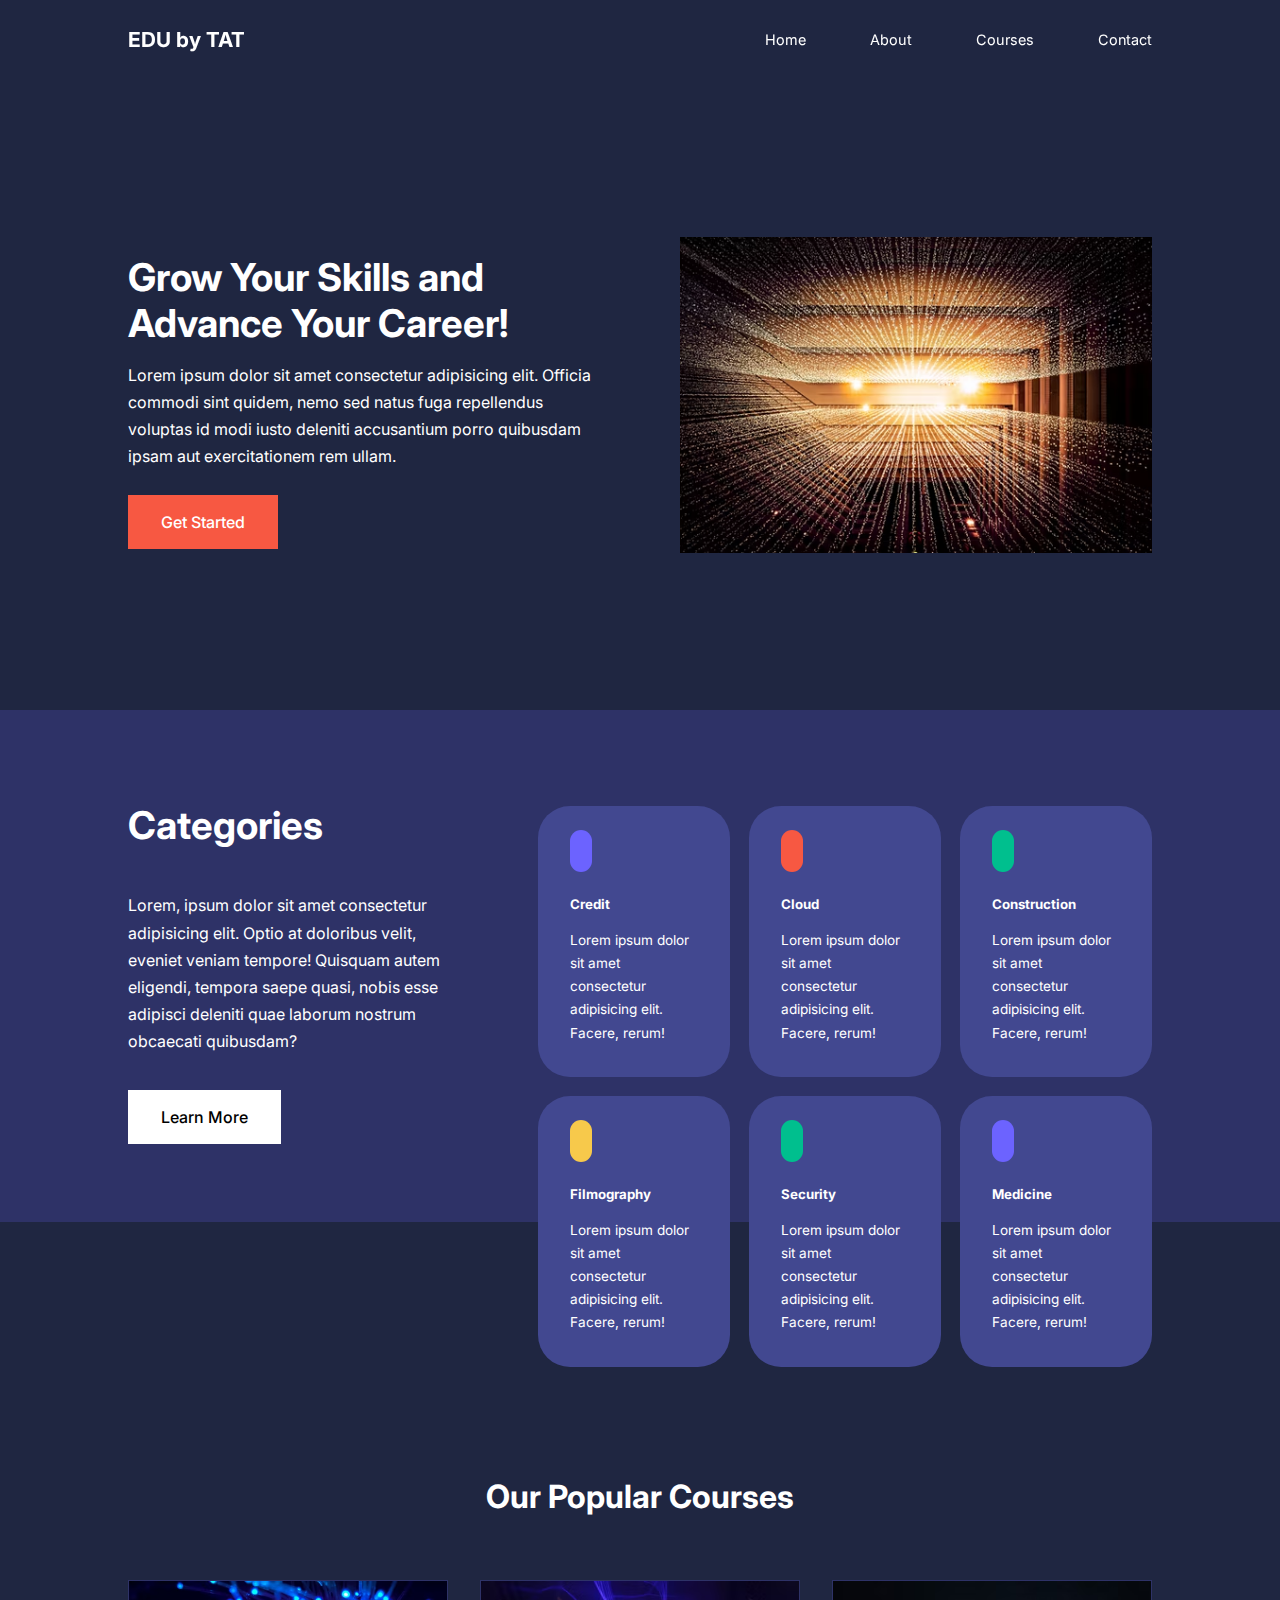
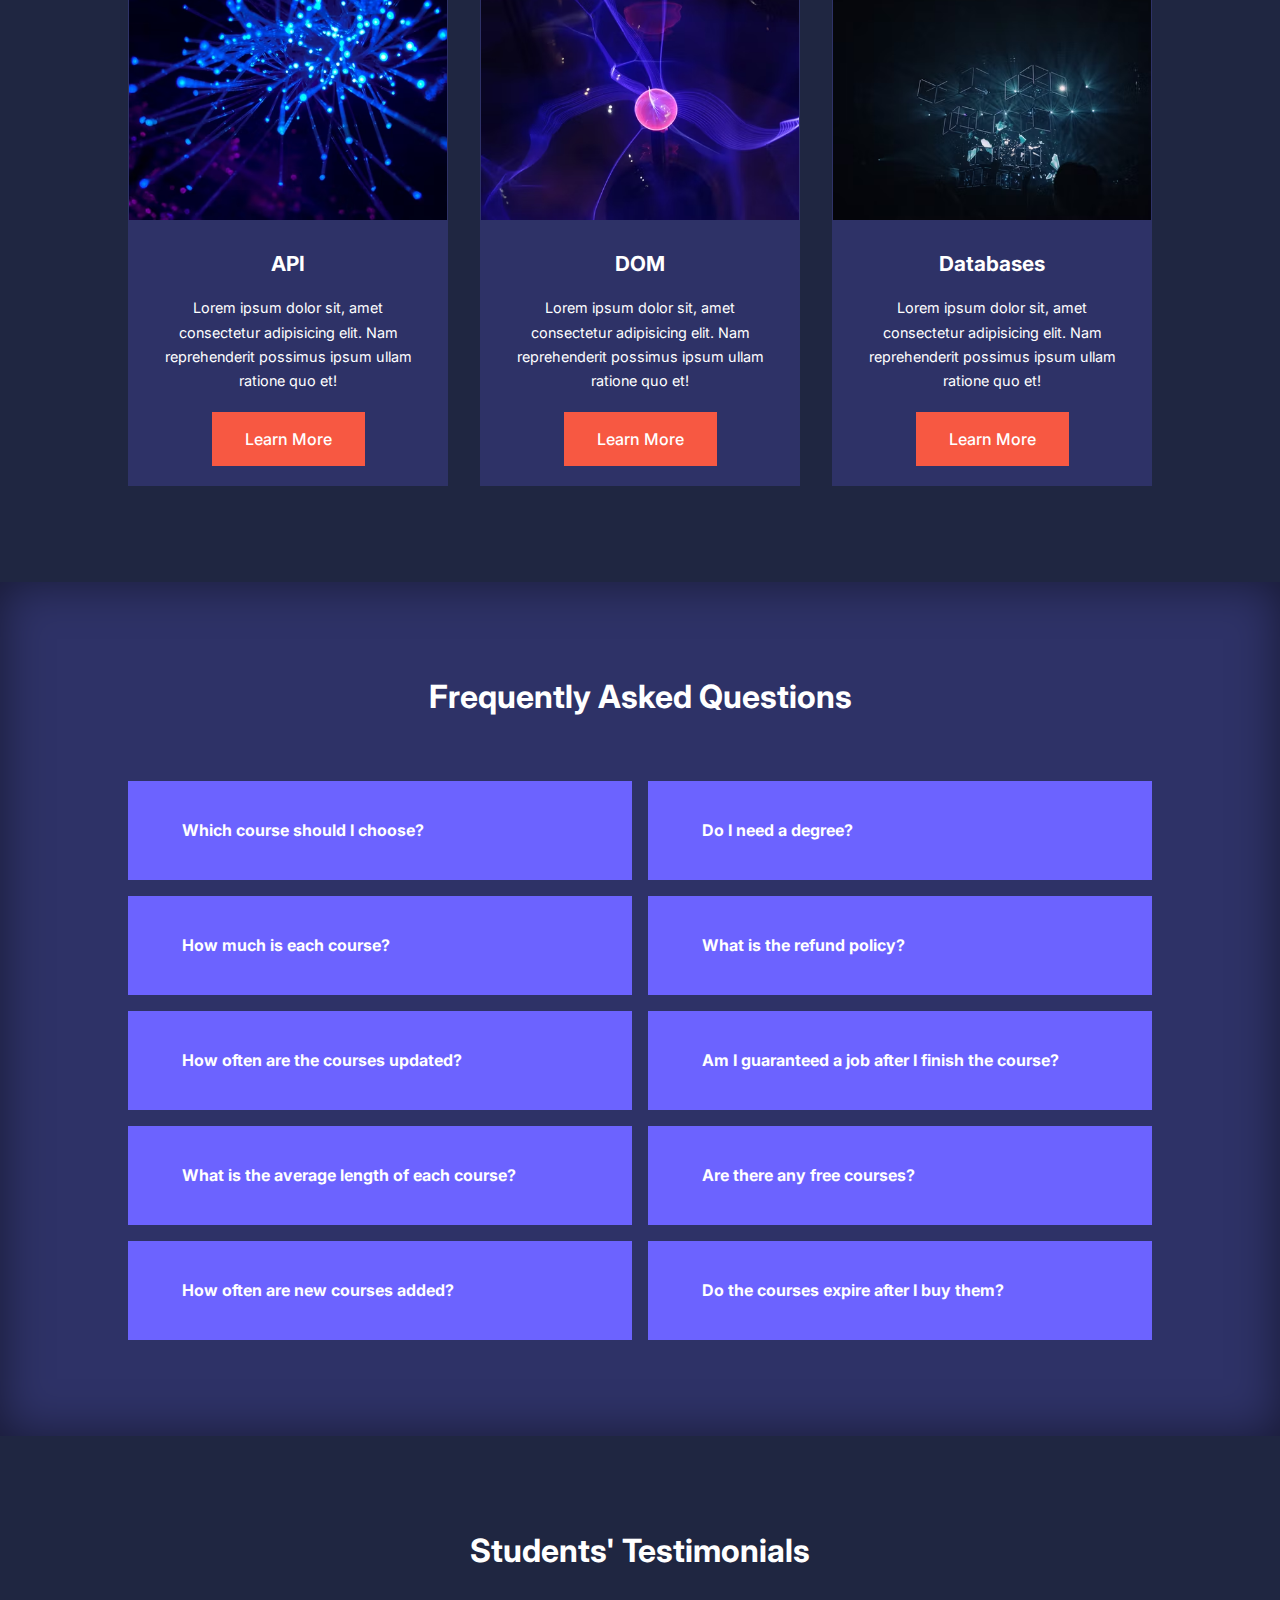
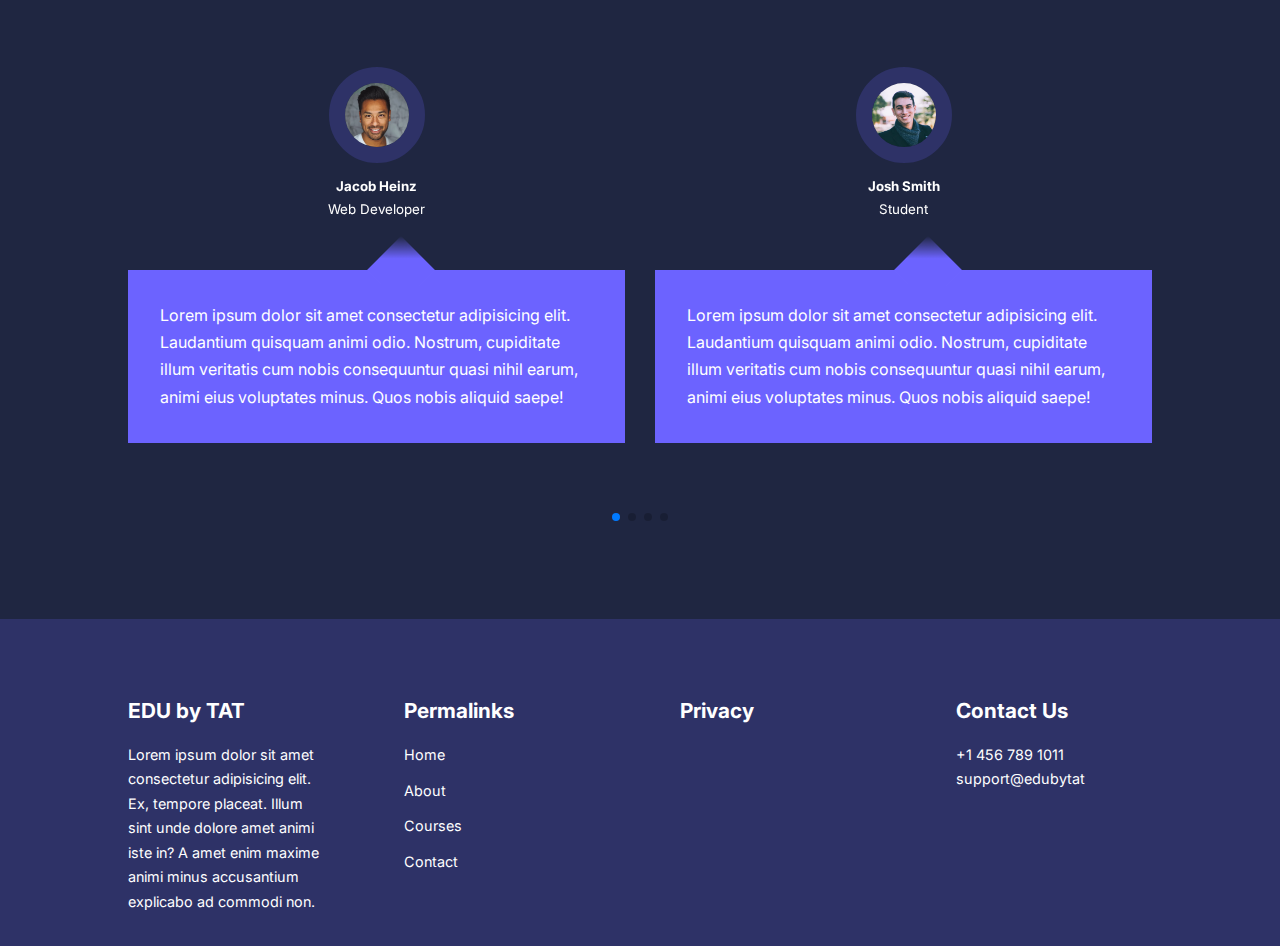
<file: index.html>
<!DOCTYPE html>
<html lang="en">
  <head>
    <meta charset="UTF-8" />
    <meta http-equiv="X-UA-Compatible" content="IE=edge" />
    <meta name="viewport" content="width=device-width, initial-scale=1.0" />
    <title>Education Website With HTML, CSS, & JavaScript</title>

    <!-- ICONSCOUT ICONS -->
    <link
      rel="stylesheet"
      href="https://unicons.iconscout.com/release/v4.0.0/css/line.css"
    />

    <!-- GOOGLEFONTS ICON -->
    <link
      rel="stylesheet"
      href="https://fonts.googleapis.com/css2?family=Material+Symbols+Outlined:opsz,wght,FILL,GRAD@20..48,100..700,0..1,-50..200"
    />

    <!-- GOOGLE FONTS -->
    <link rel="preconnect" href="https://fonts.googleapis.com" />
    <link rel="preconnect" href="https://fonts.gstatic.com" crossorigin />
    <link
      href="https://fonts.googleapis.com/css2?family=Inter:wght@100;300;400;500;600;700;900&display=swap"
      rel="stylesheet"
    />

    <!-- SWIPER JS -->
    <link
    rel="stylesheet"
    href="https://cdn.jsdelivr.net/npm/swiper@8/swiper-bundle.min.css"
  />

    <!-- CSS SHEET -->
    <link rel="stylesheet" href="./style.css" />
  </head>
  <body>
    <nav>
      <div class="container nav_container">
        <a href="#index.html"><h4>EDU by TAT</h4></a>
        <ul class="nav_menu">
          <li><a href="index.html">Home</a></li>
          <li><a href="about.html">About</a></li>
          <li><a href="courses.html">Courses</a></li>
          <li><a href="contact.html">Contact</a></li>
        </ul>
        <button id="open-menu-btn">
          <span class="material-symbols-outlined"> menu </span>
        </button>
        <button id="close-menu-btn">
          <span class="material-symbols-outlined"> close </span>
        </button>
      </div>
    </nav>
    <!-- ========== NAVBAR END ========== -->

    <header>
      <div class="container header_container">
        <div class="header_left">
          <h1>Grow Your Skills and Advance Your Career!</h1>
          <p>
            Lorem ipsum dolor sit amet consectetur adipisicing elit. Officia
            commodi sint quidem, nemo sed natus fuga repellendus voluptas id
            modi iusto deleniti accusantium porro quibusdam ipsam aut
            exercitationem rem ullam.
          </p>
          <a href="courses.html" class="btn btn-primary">Get Started</a>
        </div>
        <div class="header_right">
          <div class="header_right-image">
            <img src="./imgs/header.avif"/>
          </div>
        </div>
      </div>
    </header>
    <!-- ========== HEADER END ========== -->

    <section class="categories">
      <div class="container categories_container">
        <div class="categories_left">
          <h1>Categories</h1>
          <p>
            Lorem, ipsum dolor sit amet consectetur adipisicing elit. Optio at
            doloribus velit, eveniet veniam tempore! Quisquam autem eligendi,
            tempora saepe quasi, nobis esse adipisci deleniti quae laborum
            nostrum obcaecati quibusdam?
          </p>
          <a href="#" class="btn">Learn More</a>
        </div>
        <div class="categories_right">
          <article class="category">
            <span class="category_icon"
              ><i class="uil uil-credit-card"></i
            ></span>
            <h5>Credit</h5>
            <p>
              Lorem ipsum dolor sit amet consectetur adipisicing elit. Facere,
              rerum!
            </p>
          </article>

          <article class="category">
            <span class="category_icon"
              ><i class="uil uil-cloud-upload"></i
            ></span>
            <h5>Cloud</h5>
            <p>
              Lorem ipsum dolor sit amet consectetur adipisicing elit. Facere,
              rerum!
            </p>
          </article>

          <article class="category">
            <span class="category_icon"
              ><i class="uil uil-traffic-barrier"></i></span>
            <h5>Construction</h5>
            <p>
              Lorem ipsum dolor sit amet consectetur adipisicing elit. Facere,
              rerum!
            </p>
          </article>

          <article class="category">
            <span class="category_icon"
              ><i class="uil uil-video"></i></span>
            <h5>Filmography</h5>
            <p>
              Lorem ipsum dolor sit amet consectetur adipisicing elit. Facere,
              rerum!
            </p>
          </article>

          <article class="category">
            <span class="category_icon"
              ><i class="uil uil-shield"></i></i></span>
            <h5>Security</h5>
            <p>
              Lorem ipsum dolor sit amet consectetur adipisicing elit. Facere,
              rerum!
            </p>
          </article>

          <article class="category">
            <span class="category_icon"
              ><i class="uil uil-medical-square"></i></span>
            <h5>Medicine</h5>
            <p>
              Lorem ipsum dolor sit amet consectetur adipisicing elit. Facere,
              rerum!
            </p>
          </article>
        </div>
      </div>
    </section>
    <!-- ========== CATEGORIES END ========== -->



   <section class="courses">
    <h2>Our Popular Courses</h2>
    <div class="container courses_container">
      <article class="course">
        <div class="course_image">
          <img src="./imgs/course-one.avif">
        </div>
        <div class="course_info">
          <h4>API</h4>
        <p>
          Lorem ipsum dolor sit, amet consectetur adipisicing elit. Nam reprehenderit possimus ipsum ullam ratione quo et!
        </p>
        <a href="courses.html" class="btn btn-primary">Learn More</a>
        </div>
      </article>

      <article class="course">
        <div class="course_image">
          <img src="./imgs/course-four.avif">
        </div>
        <div class="course_info">
          <h4>DOM</h4>
        <p>
          Lorem ipsum dolor sit, amet consectetur adipisicing elit. Nam reprehenderit possimus ipsum ullam ratione quo et!
        </p>
        <a href="courses.html" class="btn btn-primary">Learn More</a>
        </div>
      </article>

      <article class="course">
        <div class="course_image">
          <img src="./imgs/course-three.avif">
        </div>
        <div class="course_info">
          <h4>Databases</h4>
          <p>
            Lorem ipsum dolor sit, amet consectetur adipisicing elit. Nam reprehenderit possimus ipsum ullam ratione quo et!
          </p>
          <a href="courses.html" class="btn btn-primary">Learn More</a>  
        </div>
      </article>
    </div>
  </section> 

   <!-- ========== COURSES END ========== -->




   <section class="faqs">
    <h2>Frequently Asked Questions</h2>
    <div class="container faqs_container">
      <article class="faq">
        <div class="faq_icon"><i class="uil uil-plus"></i></div>
        <div class="question_answer">
          <h4>Which course should I choose?</h4>
          <p>
            Lorem ipsum, dolor sit amet consectetur adipisicing elit. Nulla tempora, quia impedit recusandae soluta veritatis iure deleniti asperiores, sapiente saepe veniam accusamus labore minus. Earum eum corrupti eius deleniti delectus?
          </p>
        </div>
      </article>
      
      <article class="faq">
        <div class="faq_icon"><i class="uil uil-plus"></i></div>
        <div class="question_answer">
          <h4>Do I need a degree?</h4>
          <p>
            Lorem ipsum, dolor sit amet consectetur adipisicing elit. Nulla tempora, quia impedit recusandae soluta veritatis iure deleniti asperiores, sapiente saepe veniam accusamus labore minus. Earum eum corrupti eius deleniti delectus?
          </p>
        </div>
      </article>

      <article class="faq">
        <div class="faq_icon"><i class="uil uil-plus"></i></div>
        <div class="question_answer">
          <h4>How much is each course?</h4>
          <p>
            Lorem ipsum, dolor sit amet consectetur adipisicing elit. Nulla tempora, quia impedit recusandae soluta veritatis iure deleniti asperiores, sapiente saepe veniam accusamus labore minus. Earum eum corrupti eius deleniti delectus?
          </p>
        </div>
      </article>

      <article class="faq">
        <div class="faq_icon"><i class="uil uil-plus"></i></div>
        <div class="question_answer">
          <h4>What is the refund policy?</h4>
          <p>
            Lorem ipsum, dolor sit amet consectetur adipisicing elit. Nulla tempora, quia impedit recusandae soluta veritatis iure deleniti asperiores, sapiente saepe veniam accusamus labore minus. Earum eum corrupti eius deleniti delectus?
          </p>
        </div>
      </article>

      <article class="faq">
        <div class="faq_icon"><i class="uil uil-plus"></i></div>
        <div class="question_answer">
          <h4>How often are the courses updated?</h4>
          <p>
            Lorem ipsum, dolor sit amet consectetur adipisicing elit. Nulla tempora, quia impedit recusandae soluta veritatis iure deleniti asperiores, sapiente saepe veniam accusamus labore minus. Earum eum corrupti eius deleniti delectus?
          </p>
        </div>
      </article>

      <article class="faq">
        <div class="faq_icon"><i class="uil uil-plus"></i></div>
        <div class="question_answer">
          <h4>Am I guaranteed a job after I finish the course?</h4>
          <p>
            Lorem ipsum, dolor sit amet consectetur adipisicing elit. Nulla tempora, quia impedit recusandae soluta veritatis iure deleniti asperiores, sapiente saepe veniam accusamus labore minus. Earum eum corrupti eius deleniti delectus?
          </p>
        </div>
      </article>

      <article class="faq">
        <div class="faq_icon"><i class="uil uil-plus"></i></div>
        <div class="question_answer">
          <h4>What is the average length of each course?</h4>
          <p>
            Lorem ipsum, dolor sit amet consectetur adipisicing elit. Nulla tempora, quia impedit recusandae soluta veritatis iure deleniti asperiores, sapiente saepe veniam accusamus labore minus. Earum eum corrupti eius deleniti delectus?
          </p>
        </div>
      </article>

      <article class="faq">
        <div class="faq_icon"><i class="uil uil-plus"></i></div>
        <div class="question_answer">
          <h4>Are there any free courses?</h4>
          <p>
            Lorem ipsum, dolor sit amet consectetur adipisicing elit. Nulla tempora, quia impedit recusandae soluta veritatis iure deleniti asperiores, sapiente saepe veniam accusamus labore minus. Earum eum corrupti eius deleniti delectus?
          </p>
        </div>
      </article>

      <article class="faq">
        <div class="faq_icon"><i class="uil uil-plus"></i></div>
        <div class="question_answer">
          <h4>How often are new courses added?</h4>
          <p>
            Lorem ipsum, dolor sit amet consectetur adipisicing elit. Nulla tempora, quia impedit recusandae soluta veritatis iure deleniti asperiores, sapiente saepe veniam accusamus labore minus. Earum eum corrupti eius deleniti delectus?
          </p>
        </div>
      </article>

      <article class="faq">
        <div class="faq_icon"><i class="uil uil-plus"></i></div>
        <div class="question_answer">
          <h4>Do the courses expire after I buy them?</h4>
          <p>
            Lorem ipsum, dolor sit amet consectetur adipisicing elit. Nulla tempora, quia impedit recusandae soluta veritatis iure deleniti asperiores, sapiente saepe veniam accusamus labore minus. Earum eum corrupti eius deleniti delectus?
          </p>
        </div>
      </article>
    </div>
   </section>


      <!-- ========== FAQS END ========== -->




      <section class="container testimonials_container mySwiper">
        <h2>Students' Testimonials</h2>
        <div class="swiper-wrapper">
          <article class="testimonial swiper-slide">
            <div class="avatar">
              <img src="./imgs/avatar-one.avif">
            </div>
            <div class="testimonial_info">
              <h5>Jacob Heinz</h5>
              <small>Web Developer</small>
            </div>
            <div class="testimonial_body">
              <p>
                Lorem ipsum dolor sit amet consectetur adipisicing elit. Laudantium quisquam animi odio. Nostrum, cupiditate illum veritatis cum nobis consequuntur quasi nihil earum, animi eius voluptates minus. Quos nobis aliquid saepe!
              </p>
            </div>
          </article>
          
          <article class="testimonial swiper-slide">
            <div class="avatar">
              <img src="./imgs/avatar-two.avif">
            </div>
            <div class="testimonial_info">
              <h5>Josh Smith</h5>
              <small>Student</small>
            </div>
            <div class="testimonial_body">
              <p>
                Lorem ipsum dolor sit amet consectetur adipisicing elit. Laudantium quisquam animi odio. Nostrum, cupiditate illum veritatis cum nobis consequuntur quasi nihil earum, animi eius voluptates minus. Quos nobis aliquid saepe!
              </p>
            </div>
          </article>
          <article class="testimonial swiper-slide">
            <div class="avatar">
              <img src="./imgs/avatar-three.avif">
            </div>
            <div class="testimonial_info">
              <h5>James Sullivan</h5>
              <small>Student</small>
            </div>
            <div class="testimonial_body">
              <p>
                Lorem ipsum dolor sit amet consectetur adipisicing elit. Laudantium quisquam animi odio. Nostrum, cupiditate illum veritatis cum nobis consequuntur quasi nihil earum, animi eius voluptates minus. Quos nobis aliquid saepe!
              </p>
            </div>
          </article>
          <article class="testimonial swiper-slide">
            <div class="avatar">
              <img src="./imgs/avatar-four.avif">
            </div>
            <div class="testimonial_info">
              <h5>Lauren Jones</h5>
              <small>Data Analyst</small>
            </div>
            <div class="testimonial_body">
              <p>
                Lorem ipsum dolor sit amet consectetur adipisicing elit. Laudantium quisquam animi odio. Nostrum, cupiditate illum veritatis cum nobis consequuntur quasi nihil earum, animi eius voluptates minus. Quos nobis aliquid saepe!
              </p>
            </div>
          </article>
          <article class="testimonial swiper-slide">
            <div class="avatar">
              <img src="./imgs/avatar-five.avif">
            </div>
            <div class="testimonial_info">
              <h5>Carl Fontaine</h5>
              <small>Student</small>
            </div>
            <div class="testimonial_body">
              <p>
                Lorem ipsum dolor sit amet consectetur adipisicing elit. Laudantium quisquam animi odio. Nostrum, cupiditate illum veritatis cum nobis consequuntur quasi nihil earum, animi eius voluptates minus. Quos nobis aliquid saepe!
              </p>
            </div>
          </article>
        </div>
        <div class="swiper-pagination"></div>
      </section>

            <!-- ========== TESTIMONIALS END ========== -->



    <footer>
      <div class="container footer_container">
        <div class="footer_1">
          <a href="index.html" class="footer_logo"><h4>EDU by TAT</h4></a>
          <p>
            Lorem ipsum dolor sit amet consectetur adipisicing elit. Ex, tempore placeat. Illum sint unde dolore amet animi iste in? A amet enim maxime animi minus accusantium explicabo ad commodi non.
          </p>
        </div>

        <div class="footer_2">
          <h4>Permalinks</h4>
          <ul class="permalinks">
            <li><a href="index.html">Home</a></li>
            <li><a href="about.html">About</a></li>
            <li><a href="courses.html">Courses</a></li>
            <li><a href="contact.html">Contact</a></li>
          </ul>
        </div>
        
        <div class="footer_3">
          <h4>Privacy</h4>
          <ul class="privacy">
            <li><a href="Privacy Policy"></a></li>
            <li><a href="Terms and Conditions"></a></li>
            <li><a href="Refund Policy"></a></li>
          </ul>
        </div>

        <div class="footer_4">
          <h4>Contact Us</h4>
          <div>
            <p>+1 456 789 1011</p>
            <p>support@edubytat</p>
          </div>
        

<ul class="footer_socials">
  <li>
    <a href="#"><i class="uil uil-facebook"></i></a>
  </li>
  <li>
    <a href="#"><i class="uil uil-instagram"></i></a>
  </li>
  <li>
    <a href="#"><i class="uil uil-twitter"></i></i></a>
  </li>
  <li>
    <a href="#"><i class="uil uil-linkedin"></i></a>
  </li>
</ul>
</div>
      </div>
    </footer>      
    
                <!-- ========== FOOTER END ========== -->




<script src="./main.js"></script>
<script src="https://cdn.jsdelivr.net/npm/swiper@8/swiper-bundle.min.js"></script>
<script>
  var swiper = new Swiper(".mySwiper", {
    slidesPerView: 1,
    spaceBetween: 30,
    pagination: {
      el: ".swiper-pagination",
      clickable: true,
    },
    // when window width is >600px
    breakpoints: {
      600: {
        slidesPerView: 2
      }
    }
  });
</script>  
</body>
</html>
</file>
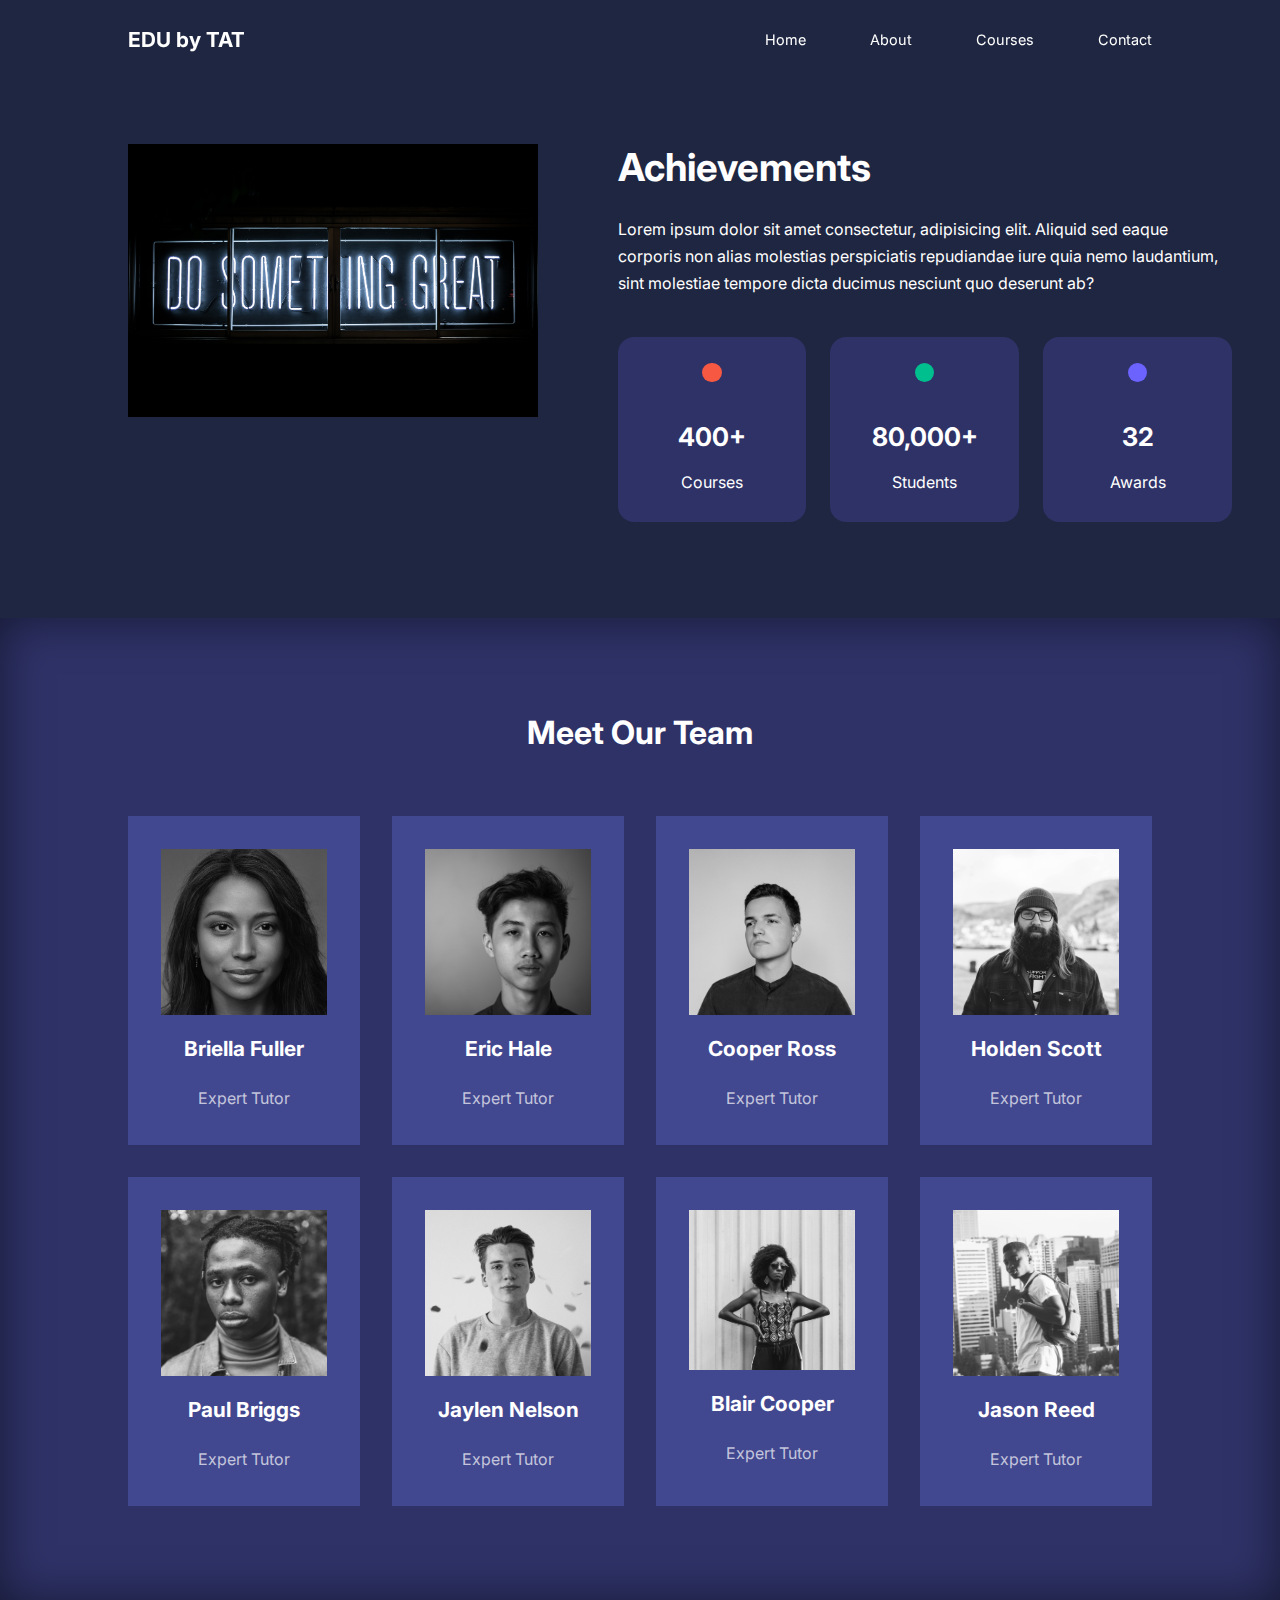
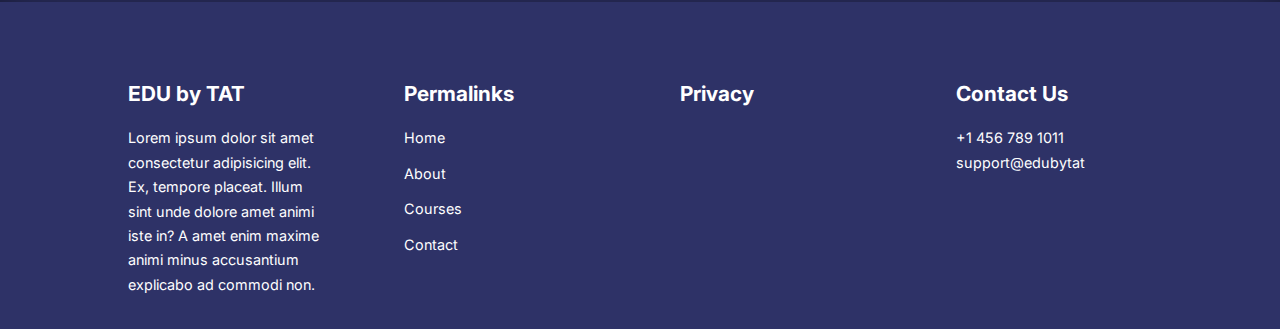
<file: about.html>
<!DOCTYPE html>
<html lang="en">
  <head>
    <meta charset="UTF-8" />
    <meta http-equiv="X-UA-Compatible" content="IE=edge" />
    <meta name="viewport" content="width=device-width, initial-scale=1.0" />
    <title>Education Website With HTML, CSS, & JavaScript</title>

    <!-- ICONSCOUT ICONS -->
    <link
      rel="stylesheet"
      href="https://unicons.iconscout.com/release/v4.0.0/css/line.css"
    />

    <!-- GOOGLEFONTS ICON -->
    <link
      rel="stylesheet"
      href="https://fonts.googleapis.com/css2?family=Material+Symbols+Outlined:opsz,wght,FILL,GRAD@20..48,100..700,0..1,-50..200"
    />

    <!-- GOOGLE FONTS -->
    <link rel="preconnect" href="https://fonts.googleapis.com" />
    <link rel="preconnect" href="https://fonts.gstatic.com" crossorigin />
    <link
      href="https://fonts.googleapis.com/css2?family=Inter:wght@100;300;400;500;600;700;900&display=swap"
      rel="stylesheet"
    />

    <!-- CSS SHEETS -->
    <link rel="stylesheet" href="./style.css" />
    <link rel="stylesheet" href="./about.css" />
  </head>
  <body>
    <nav>
      <div class="container nav_container">
        <a href="#index.html"><h4>EDU by TAT</h4></a>
        <ul class="nav_menu">
          <li><a href="index.html">Home</a></li>
          <li><a href="about.html">About</a></li>
          <li><a href="courses.html">Courses</a></li>
          <li><a href="contact.html">Contact</a></li>
        </ul>
        <button id="open-menu-btn">
          <span class="material-symbols-outlined"> menu </span>
        </button>
        <button id="close-menu-btn">
          <span class="material-symbols-outlined"> close </span>
        </button>
      </div>
    </nav>
    <!-- ========== NAVBAR END ========== -->


    <section class="about_achievements">
        <div class="container about_achievements-container">
            <div class="about_achievements-left">
                <img src="./imgs/achievement.jpg" alt="Do something great">
            </div>

            <div class="about_achievements-right">
                <h1>Achievements</h1>
                <p>Lorem ipsum dolor sit amet consectetur, adipisicing elit. Aliquid sed eaque corporis non alias molestias perspiciatis repudiandae iure quia nemo laudantium, sint molestiae tempore dicta ducimus nesciunt quo deserunt ab?</p>
            <div class="achievements_cards">
                <article class="achievement_card">
                    <span class="achievement_icon">
                        <i class="uil uil-video"></i>
                    </span>
                    <h3>400+</h3>
                    <p>Courses</p>
                </article>

                <article class="achievement_card">
                    <span class="achievement_icon">
                        <i class="uil uil-users-alt"></i>
                    </span>
                    <h3>80,000+</h3>
                    <p>Students</p>
                </article>

                <article class="achievement_card">
                    <span class="achievement_icon"><i class="uil uil-medal"></i>
                    </span>
                    <h3>32</h3>
                    <p>Awards</p>
                </article>
            </div>
            </div>
        </div>
    </section>
     <!-- ========== ACHIEVEMENTS END ========== -->



<section class="team">
    <h2>Meet Our Team</h2>
    <div class="container team_container">
        <article class="team_member">
            <div class="team_member-image">
              <img src="./imgs/tm1.jpg">  
            </div>
            <div class="team_member-info">
                <h4>Briella Fuller</h4>
                <p>Expert Tutor</p>
            </div>
            <div class="team_member-socials">
                <a href="https://instagram.com" target="_blank"><i class="uil uil-instagram-alt"></i></a>
                <a href="https://twitter.com" target="_blank"><i class="uil uil-twitter"></i></a>
                <a href="https://linkedin.com" target="_blank"><i class="uil uil-linkedin-alt"></i></a>
            </div>
        </article>
        
        <article class="team_member">
            <div class="team_member-image">
              <img src="./imgs/tm2.jpg">  
            </div>
            <div class="team_member-info">
                <h4>Eric Hale</h4>
                <p>Expert Tutor</p>
            </div>
            <div class="team_member-socials">
                <a href="https://instagram.com" target="_blank"><i class="uil uil-instagram-alt"></i></a>
                <a href="https://twitter.com" target="_blank"><i class="uil uil-twitter"></i></a>
                <a href="https://linkedin.com" target="_blank"><i class="uil uil-linkedin-alt"></i></a>
            </div>
        </article>

        <article class="team_member">
            <div class="team_member-image">
              <img src="./imgs/tm3.jpg">  
            </div>
            <div class="team_member-info">
                <h4>Cooper Ross</h4>
                <p>Expert Tutor</p>
            </div>
            <div class="team_member-socials">
                <a href="https://instagram.com" target="_blank"><i class="uil uil-instagram-alt"></i></a>
                <a href="https://twitter.com" target="_blank"><i class="uil uil-twitter"></i></a>
                <a href="https://linkedin.com" target="_blank"><i class="uil uil-linkedin-alt"></i></a>
            </div>
        </article>

        <article class="team_member">
            <div class="team_member-image">
              <img src="./imgs/tm4.jpg">  
            </div>
            <div class="team_member-info">
                <h4>Holden Scott</h4>
                <p>Expert Tutor</p>
            </div>
            <div class="team_member-socials">
                <a href="https://instagram.com" target="_blank"><i class="uil uil-instagram-alt"></i></a>
                <a href="https://twitter.com" target="_blank"><i class="uil uil-twitter"></i></a>
                <a href="https://linkedin.com" target="_blank"><i class="uil uil-linkedin-alt"></i></a>
            </div>
        </article>

        <article class="team_member">
            <div class="team_member-image">
              <img src="./imgs/tm5.jpg">  
            </div>
            <div class="team_member-info">
                <h4>Paul Briggs</h4>
                <p>Expert Tutor</p>
            </div>
            <div class="team_member-socials">
                <a href="https://instagram.com" target="_blank"><i class="uil uil-instagram-alt"></i></a>
                <a href="https://twitter.com" target="_blank"><i class="uil uil-twitter"></i></a>
                <a href="https://linkedin.com" target="_blank"><i class="uil uil-linkedin-alt"></i></a>
            </div>
        </article>

        <article class="team_member">
            <div class="team_member-image">
              <img src="./imgs/tm6.jpg">  
            </div>
            <div class="team_member-info">
                <h4>Jaylen Nelson</h4>
                <p>Expert Tutor</p>
            </div>
            <div class="team_member-socials">
                <a href="https://instagram.com" target="_blank"><i class="uil uil-instagram-alt"></i></a>
                <a href="https://twitter.com" target="_blank"><i class="uil uil-twitter"></i></a>
                <a href="https://linkedin.com" target="_blank"><i class="uil uil-linkedin-alt"></i></a>
            </div>
        </article>

        <article class="team_member">
            <div class="team_member-image">
              <img src="./imgs/tm7.jpg">  
            </div>
            <div class="team_member-info">
                <h4>Blair Cooper</h4>
                <p>Expert Tutor</p>
            </div>
            <div class="team_member-socials">
                <a href="https://instagram.com" target="_blank"><i class="uil uil-instagram-alt"></i></a>
                <a href="https://twitter.com" target="_blank"><i class="uil uil-twitter"></i></a>
                <a href="https://linkedin.com" target="_blank"><i class="uil uil-linkedin-alt"></i></a>
            </div>
        </article>

        <article class="team_member">
            <div class="team_member-image">
              <img src="./imgs/tm8.jpg">  
            </div>
            <div class="team_member-info">
                <h4>Jason Reed</h4>
                <p>Expert Tutor</p>
            </div>
            <div class="team_member-socials">
                <a href="https://instagram.com" target="_blank"><i class="uil uil-instagram-alt"></i></a>
                <a href="https://twitter.com" target="_blank"><i class="uil uil-twitter"></i></a>
                <a href="https://linkedin.com" target="_blank"><i class="uil uil-linkedin-alt"></i></a>
            </div>
        </article>
    </div>
  </section>
     <!-- ========== TEAM END ========== -->





    <footer>
        <div class="container footer_container">
          <div class="footer_1">
            <a href="index.html" class="footer_logo"><h4>EDU by TAT</h4></a>
            <p>
              Lorem ipsum dolor sit amet consectetur adipisicing elit. Ex, tempore placeat. Illum sint unde dolore amet animi iste in? A amet enim maxime animi minus accusantium explicabo ad commodi non.
            </p>
          </div>
  
          <div class="footer_2">
            <h4>Permalinks</h4>
            <ul class="permalinks">
              <li><a href="index.html">Home</a></li>
              <li><a href="about.html">About</a></li>
              <li><a href="courses.html">Courses</a></li>
              <li><a href="contact.html">Contact</a></li>
            </ul>
          </div>
          
          <div class="footer_3">
            <h4>Privacy</h4>
            <ul class="privacy">
              <li><a href="Privacy Policy"></a></li>
              <li><a href="Terms and Conditions"></a></li>
              <li><a href="Refund Policy"></a></li>
            </ul>
          </div>
  
          <div class="footer_4">
            <h4>Contact Us</h4>
            <div>
              <p>+1 456 789 1011</p>
              <p>support@edubytat</p>
            </div>
          
  
  <ul class="footer_socials">
    <li>
      <a href="#"><i class="uil uil-facebook"></i></a>
    </li>
    <li>
      <a href="#"><i class="uil uil-instagram"></i></a>
    </li>
    <li>
      <a href="#"><i class="uil uil-twitter"></i></i></a>
    </li>
    <li>
      <a href="#"><i class="uil uil-linkedin"></i></a>
    </li>
  </ul>
  </div>
        </div>
      </footer>      
      
                  <!-- ========== FOOTER END ========== -->
  
  
  
  
  <script src="./main.js"></script>
  </body>
  </html>
</file>
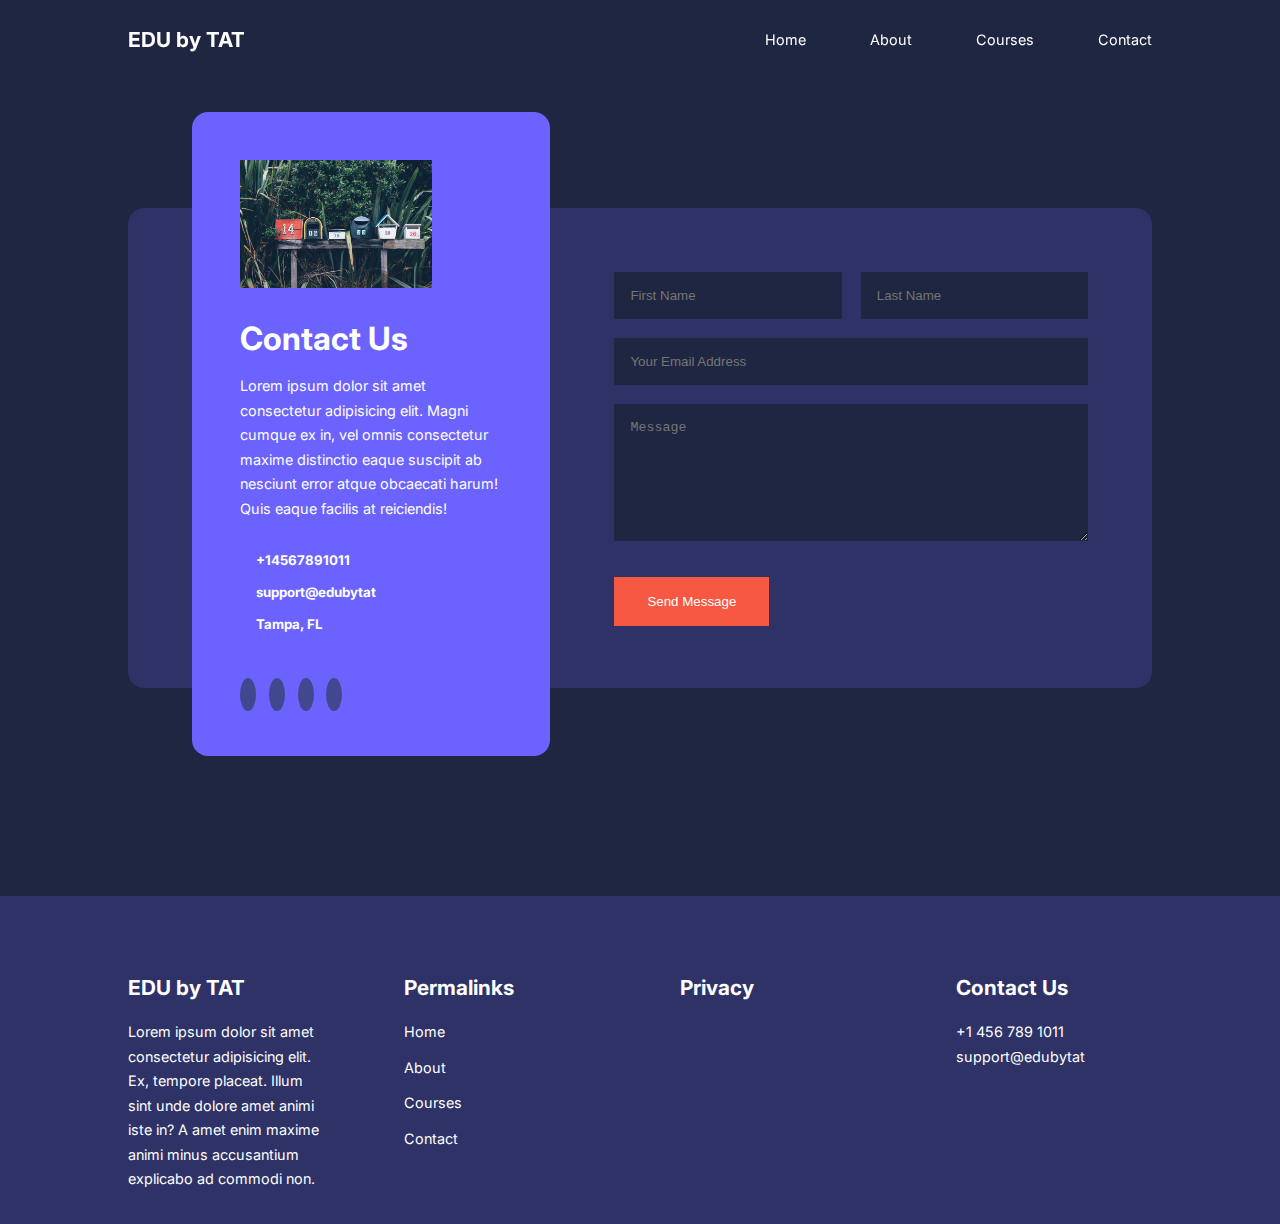
<file: contact.html>
<!DOCTYPE html>
<html lang="en">
  <head>
    <meta charset="UTF-8" />
    <meta http-equiv="X-UA-Compatible" content="IE=edge" />
    <meta name="viewport" content="width=device-width, initial-scale=1.0" />
    <title>Education Website With HTML, CSS, & JavaScript</title>

    <!-- ICONSCOUT ICONS -->
    <link
      rel="stylesheet"
      href="https://unicons.iconscout.com/release/v4.0.0/css/line.css"
    />

    <!-- GOOGLEFONTS ICON -->
    <link
      rel="stylesheet"
      href="https://fonts.googleapis.com/css2?family=Material+Symbols+Outlined:opsz,wght,FILL,GRAD@20..48,100..700,0..1,-50..200"
    />

    <!-- GOOGLE FONTS -->
    <link rel="preconnect" href="https://fonts.googleapis.com" />
    <link rel="preconnect" href="https://fonts.gstatic.com" crossorigin />
    <link
      href="https://fonts.googleapis.com/css2?family=Inter:wght@100;300;400;500;600;700;900&display=swap"
      rel="stylesheet"
    />

    <!-- CSS SHEETS -->
    <link rel="stylesheet" href="./style.css" />
    <link rel="stylesheet" href="./contact.css" />
  </head>
  <body>
    <nav>
      <div class="container nav_container">
        <a href="#index.html"><h4>EDU by TAT</h4></a>
        <ul class="nav_menu">
          <li><a href="index.html">Home</a></li>
          <li><a href="about.html">About</a></li>
          <li><a href="courses.html">Courses</a></li>
          <li><a href="contact.html">Contact</a></li>
        </ul>
        <button id="open-menu-btn">
          <span class="material-symbols-outlined"> menu </span>
        </button>
        <button id="close-menu-btn">
          <span class="material-symbols-outlined"> close </span>
        </button>
      </div>
    </nav>
    <!-- ========== NAVBAR END ========== -->




    <section class="contact">
        <div class="container contact_container">
            <aside class="aside contact_aside">
                <div class="aside_image">
                    <img src="./imgs/contact.jpg">
                </div>
                <h2>Contact Us</h2>
                <p>
                    Lorem ipsum dolor sit amet consectetur adipisicing elit. Magni cumque ex in, vel omnis consectetur maxime distinctio eaque suscipit ab nesciunt error atque obcaecati harum! Quis eaque facilis at reiciendis!
                </p>
                <ul class="ul contact_details">
                    <li>
                        <i class="uil uil-incoming-call"></i>
                        <h5>+14567891011</h5>
                    </li>
                    <li>
                        <i class="uil uil-envelope"></i>
                        <h5>support@edubytat</h5>
                    </li>
                    <li>
                        <i class="uil uil-location-point"></i>
                        <h5>Tampa, FL</h5>
                    </li>
                </ul>
                <ul class="contact_socials">
                    <li><a href="https://facebook.com"><i class="uil uil-facebook-f"></i></a></li>
                    <li><a href="https://instagram.com"><i class="uil uil-instagram"></i></a></li>
                    <li><a href="https://twitter.com"><i class="uil uil-twitter-alt"></i></a></li>
                    <li><a href="https://linkedin.com"><i class="uil uil-linkedin-alt"></i></a></li>
                </ul>
            </aside>


            <form action="https://formspree.io/f/xgeqekon" method="POST" class="contact_form">
                <div class="form_name">
                    <input type="text" name="First Name" placeholder="First Name" required>
                    <input type="text" name="Last Name" placeholder="Last Name" required>
                </div>
                <input type="email" name="Email Address" placeholder="Your Email Address" required>
                <textarea name="Message" rows="7" placeholder="Message" required></textarea>
                <button type="submit" class="btn btn-primary">Send Message</button>
            </form>
        </div>
    </section>






    <footer>
        <div class="container footer_container">
          <div class="footer_1">
            <a href="index.html" class="footer_logo"><h4>EDU by TAT</h4></a>
            <p>
              Lorem ipsum dolor sit amet consectetur adipisicing elit. Ex, tempore placeat. Illum sint unde dolore amet animi iste in? A amet enim maxime animi minus accusantium explicabo ad commodi non.
            </p>
          </div>
  
          <div class="footer_2">
            <h4>Permalinks</h4>
            <ul class="permalinks">
              <li><a href="index.html">Home</a></li>
              <li><a href="about.html">About</a></li>
              <li><a href="courses.html">Courses</a></li>
              <li><a href="contact.html">Contact</a></li>
            </ul>
          </div>
          
          <div class="footer_3">
            <h4>Privacy</h4>
            <ul class="privacy">
              <li><a href="Privacy Policy"></a></li>
              <li><a href="Terms and Conditions"></a></li>
              <li><a href="Refund Policy"></a></li>
            </ul>
          </div>
  
          <div class="footer_4">
            <h4>Contact Us</h4>
            <div>
              <p>+1 456 789 1011</p>
              <p>support@edubytat</p>
            </div>
          
  
  <ul class="footer_socials">
    <li>
      <a href="#"><i class="uil uil-facebook"></i></a>
    </li>
    <li>
      <a href="#"><i class="uil uil-instagram"></i></a>
    </li>
    <li>
      <a href="#"><i class="uil uil-twitter"></i></i></a>
    </li>
    <li>
      <a href="#"><i class="uil uil-linkedin"></i></a>
    </li>
  </ul>
  </div>
        </div>
      </footer>      
      
                  <!-- ========== FOOTER END ========== -->
  
  
  
  
  <script src="./main.js"></script>
  </body>
  </html>
</file>
<file: style.css>
* {
    margin: 0;
    padding: 0;
    border: 0;
    outline: 0;
    text-decoration: none;
    list-style: none;
    box-sizing: border-box;
}

:root {
    --color-primary: #6c63ff;
    --color-success: #00bf8e;
    --color-warning: #f7c94b;
    --color-danger: #f75842;
    --color-danger-variant: rgba(247,88,66,0.4);
    --color-white: #fff;
    --color-light: rgba(255,255,255,.7);
    --color-black: #000;
    --color-bg: #1f2641;
    --color-bg1: #2e3267;
    --color-bg2: #424890;

    --container-width-lg: 80%;
    --container-width-md: 90%;
    --container-width-sm: 94%;

    --transition: all 400ms ease;
}

body {
    font-family: 'Inter', sans-serif;
    line-height: 1.7;
    color: var(--color-white);
    background: var(--color-bg);
}

.container {
    width: var(--container-width-lg);
    margin: 0 auto;
}

section {
    padding: 6rem 0;
}

section h2 {
    text-align: center;
    margin-bottom: 4rem;
}

h1, h2, h3, h4, h5 {
    line-height: 1.2;
}

h1{
    font-size: 2.4rem;
}

h2 {
    font-size: 2rem;
}

h3 {
    font-size: 1.6rem;
}

h4 {
    font-size: 1.3rem;
}

a{
    color: var(--color-white);
}

img{
    width: 100%;
    display: block;
    object-fit: cover;
}

.btn {
    display: inline;
    background: var(--color-white);
    color: var(--color-black);
    padding: 1rem 2rem;
    border: 1px solid transparent;
    font-weight: 500;
    transition: var(--transition);
}

.btn:hover {
    background: transparent;
    color: var(--color-white);
    border-color: var(--color-white);
}

.btn-primary {
    background: var(--color-danger);
    color: var(--color-white);
}

/* ========== NAVBAR ========== */

nav {
    background: transparent;
    width: 100vw;
    height: 5rem;
    position: fixed;
    top: 0;
    z-index: 11;
}

/* CHANGE NAVBAR SCROLL STYLE W/ JAVASCRIPT*/
.window-scroll {
    background: var(--color-primary);
    box-shadow: 0 1rem 2rem rgba(0, 0, 0, 0.3);
}

.nav_container {
    height: 100%;
    display: flex;
    justify-content: space-between;
    align-items: center;
}

nav button {
    display: none;
}

.nav_menu {
    display: flex;
    align-items: center;
    gap: 4rem;
}

.nav_menu a {
    font-size: 0.9rem;
    transition: var(--transition);
}

.nav_menu a:hover {
    color: var(--color-bg2);
}

/* ========== HEADER ========== */

header {
    position: relative;
    top: 5rem;
    overflow: hidden;
    height: 70vh;
    margin-bottom: 5rem;
}

.header_container {
    display: grid;
    grid-template-columns: 1fr 1fr;
    align-items: center;
    gap: 5rem;
    height: 100%;
}

.header_left p {
    margin: 1rem 0 2.4rem;
}

/* ========== CATEGORIES ========== */

.categories {
    background: var(--color-bg1);
    height: 32rem;
}

.categories h1 {
    line-height: 1;
    margin-bottom: 3rem;
}

.categories_container {
    display: grid;
    grid-template-columns: 40% 60%;
}

.categories_left {
    margin-right: 4rem;
}

.categories_left p {
    margin: 1rem 0 3rem;
}

.categories_right {
    display: grid;
    grid-template-columns: repeat(3, 1fr);
    gap: 1.2rem;
}

.category {
    background: var(--color-bg2);
    padding: 2rem;
    border-radius: 2rem;
    transition: var(--transition);
}

.category:hover {
    box-shadow: 0 3rem 3rem rgba(0, 0, 0, 0.3);
    z-index: 1;
}

.category:nth-child(2) .category_icon {
    background: var(--color-danger);
}

.category:nth-child(3) .category_icon {
    background: var(--color-success);
}

.category:nth-child(4) .category_icon {
    background: var(--color-warning);
}

.category:nth-child(5) .category_icon {
    background: var(--color-success);
}

.category_icon {
    background: var(--color-primary);
    padding: 0.7rem;
    border-radius: .9rem;
}

.category h5 {
    margin: 2rem 0 1rem;
}

.category p {
    font-size: 0.85rem;
}


/* ========== POPULAR COURSES ========== */
.courses {
    margin-top: 10rem;
}

.courses_container {
    display: grid;
    grid-template-columns: repeat(3,1fr);
    gap: 2rem;
}

.course {
    background: var(--color-bg1);
    text-align: center;
    border: 1px solid transparent;
    transition: var(--transition);
}

.course:hover {
    background: transparent;
    border-color: var(--color-primary);
}

.course_info {
    padding: 2rem;
}

.course_info p {
    margin: 1.2rem 0 2rem;
    font-size: .9rem;
}


/* ==========  FAQS ========== */
.faqs {
    background: var(--color-bg1);
    box-shadow: inset 0 0 3rem rgba(0, 0, 0, 0.5);
}

.faqs_container {
    display: grid;
    grid-template-columns: 1fr 1fr;
    gap: 1rem;
}

.faq {
    padding: 2rem;
    display: flex;
    align-items: center;
    gap: 1.4rem;
    height: fit-content;
    background: var(--color-primary);
    cursor: pointer;
}

.faq h4 {
    font-size: 1rem;
    line-height: 2.2;
}

.faq_icon {
    align-self: flex-start;
    font-size: 1.2rem;
}

.faq p {
    margin-top: 0.8rem;
    display: none;
}

.faq.open p {
    display: block;
}

/* ========== TESTIMONIALS ========== */
.testimonials_container {
    overflow-x: hidden;
    position: relative;
    margin-bottom: 5rem;
}

.testimonial {
    padding-top: 2rem;
}

.avatar {
    width: 6rem;
    height: 6rem;
    border-radius: 50%;
    overflow: hidden;
    margin: 0 auto 1rem;
    border: 1rem solid var(--color-bg1);
}

.testimonial_info {
    text-align: center;
}

.testimonial_body {
    background: var(--color-primary);
    padding: 2rem;
    margin-top: 3rem;
    position: relative;
}

.testimonial_body::before {
    content: "";
    display: block;
    background: linear-gradient(135deg,transparent, var(--color-primary), 
    var(--color-primary), var(--color-primary));
    width: 3rem;
    height: 3rem;
    position: absolute;
    left: 50%;
    top: -1.5rem;
    transform: rotate(45deg);
}

/* ========== FOOTER ========== */
footer {
    background: var(--color-bg1);
    padding-top: 5rem;
    font-size: 0.9rem;
}

.footer_container {
    display: grid;
    grid-template-columns: repeat(4, 1fr);
    gap: 5rem;
}

.footer_container > div h4 {
    margin-bottom: 1.2rem;
}

.footer_1 p {
    margin: 0 0 2rem;
}

footer ul li {
    margin-bottom: 0.7rem;
}

footer ul li a:hover {
    text-decoration: underline;
}

.footer_socials {
    display: flex;
    gap: 1rem;
    font-size: 1.2rem;
    margin-top: 2rem;
}


/* ========== (TABLET) MEDIA QUERIES ========== */

@media screen and (max-width: 1024px) {
    .container {
width: var(--container-width-md);
    }

    h1 {
    font-size: 2.2rem;
    }

    h2 {
    font-size: 1.7rem;
    }

    h3 {
    font-size: 1.4rem;
    }

    h4 {
    font-size: 1.2rem;
    }

    /* ========== (TABLET) NAVBAR MEDIA QUERIES ========== */
    nav button {
        display: inline-block;
        background: transparent;
        font-size: 1.8rem;
        color: var(--color-white);
        cursor: pointer;
    }

    nav button#close-menu-btn {
        display: none;
    }

    .nav_menu {
        position: fixed;
        top: 5rem;
        right: 5%;
        height: fit-content;
        width: 18rem;
        flex-direction: column;
        gap: 0;
        display: none;
    }

    .nav_menu li {
        width: 100%;
        height: 5.8rem;
        animation: animateNavItems 400ms linear forwards;
        transform-origin: bottom right;
        opacity: 0;
    }

    .nav_menu li:nth-child(2) {
        animation-delay: 200ms;
    }

    .nav_menu li:nth-child(3) {
        animation-delay: 400ms;
    }

    .nav_menu li:nth-child(4) {
        animation-delay: 600ms;
    }

    @keyframes animateNavItems {
        0% {
            transform: rotateZ(-90deg) rotateX(90deg) scale(0.1);
        }
        100% {
            transform: rotateZ(0) rotateX(0) scale(1);;
            opacity: 1;
        }
    }

    .nav_menu li a {
        background: var(--color-primary);
        box-shadow: -4rem 6rem 10rem rgba(0, 0, 0, 0.6);
        width: 100%;
        height: 100%;
        display: grid;
        place-items: center;
    }

    .nav_menu li a:hover {
        background: var(--color-bg2);
        color: var(--color-white);
    }


    /* ========== (TABLET) HEADER MEDIA QUERIES ========== */
    header {
        height: 52vh;
        margin-bottom: 4rem;
    }

    .header_container {
        gap: 0;
        padding-bottom: 3rem;
    }


        /* ========== (TABLET) CATEGORIES MEDIA QUERIES ========== */
    .categories {
        height: auto;
    }

    .categories_container {
        grid-template-columns: 1fr;
        gap: 3rem;
    }

    .categories_left {
        margin-right: 0;
    }


            /* ========== (TABLET) POPULAR COURSES MEDIA QUERIES ========== */
    .courses {
        margin-top: 0;
    }

    .courses_container {
        grid-template-columns: 1fr 1fr;
    }


            /* ========== (TABLET) FAQS MEDIA QUERIES ========== */
    .faqs_container {
        grid-template-columns: 1fr;
}

    .faq {
        padding: 1.5rem;
}



            /* ========== (TABLET) FOOTER MEDIA QUERIES ========== */
    .footer_container {
        grid-template-columns: 1fr 1fr;
}
}


/* ========== (PHONES) MEDIA QUERIES ========== */
@media screen and (max-width: 600px) {
    
        .container {
            width: var(--container-width-sm)
    }


/* ========== (PHONES) NAVBAR MEDIA QUERIES ========== */
    .nav_menu {
        right: 3%;
    }

   /* ========== (PHONES) NAVBAR MEDIA QUERIES ========== */
    header {
        height: 100vh;
    }

    .header_container {
        grid-template-columns: 1fr;
        text-align: center;
        margin-top: 0;
    }

    .header-left p {
        margin-bottom: 1.3rem;
    }


     /* ========== (PHONES) CATEGORIES MEDIA QUERIES ========== */
    .categories_right {
        grid-template-columns: 1fr 1fr;
        gap: 0.7rem;
    }

    .category {
        padding: 1rem;
        border-radius: 1rem;
    }

    .category_icon {
        margin-top: 4px;
        display: inline-block;
    }


    /* ========== (PHONES) POPULAR COURSES MEDIA QUERIES ========== */
    .courses_container {
        grid-template-columns: 1fr;
    }


    /* ========== (PHONES) TESTIMONIALS MEDIA QUERIES ========== */
    .testimonial_body {
        padding: 1.2rem;
    }

    /* ========== (PHONES) FOOTER MEDIA QUERIES ========== */
    .footer_container {
        grid-template-columns: 1fr;
        text-align: center;
        gap: 2rem;
    }

    .footer_1 p {
        margin: 1rem auto;
    }

    .footer_socials {
        justify-content: center;
    }


}
</file>
<file: about.css>
/* ========= ACHIEVEMENTS ========== */
.about_achievements {
    margin-top: 3rem;
}

.about_achievements-container {
    display: grid;
    grid-template-columns: 40% 60%;
    gap: 5rem;
}

.about_achievements-right > p {
    margin: 1.6rem 0 2.5rem;
}

.achievements_cards {
    display: grid;
    grid-template-columns: repeat(3, 1fr);
    gap: 1.5rem;
}

.achievement_card {
    background: var(--color-bg1);
    padding: 1.6rem;
    border-radius: 1rem;
    text-align: center;
    transition: var(--transition);
}

.achievement_card:hover {
    background: var(--color-bg2);
    box-shadow: 0 3rem 3rem rgba(0, 0, 0, 0.3);
}

.achievement_icon {
    background: var(--color-danger);
    padding: 0.6rem;
    border-radius: 1rem;
    display: inline-block;
    margin-bottom: 2rem;
    font-size: 2rem;
}

.achievement_card:nth-child(2) .achievement_icon {
    background: var(--color-success);
}

.achievement_card:nth-child(3) .achievement_icon {
    background: var(--color-primary);
}

.achievement_card p {
    margin-top: 1rem;
}



/* ========= TEAM ========== */
.team {
    background: var(--color-bg1);
    box-shadow: inset 0 0 3rem rgba(0, 0, 0, 0.5);
}

.team_container {
    display: grid;
    grid-template-columns: repeat(4, 1fr);
    gap: 2rem;
}

.team_member {
    background: var(--color-bg2);
    padding: 2rem;
    border: 1px solid transparent;
    transition: var(--transition);
    position: relative;
    overflow: hidden;
}

.team_member:hover {
    background: transparent;
    border-color: var(--color-primary);
}

.team_member-image img {
    filter: saturate(0);
}

.team_member:hover img {
    filter: saturate(100%);
}

.team_member-info * {
text-align: center;
margin-top: 1.4rem;
}

.team_member-info p {
    color: var(--color-light);
}

.team_member-socials {
    position: absolute;
    top: 50%;
    transform: translateY(-50%);
    right: -100%;
    display: flex;
    flex-direction: column;
    background: var(--color-primary);
    border-radius: 1rem 0 0 1rem;
    box-shadow: -2rem 0 2rem rgba(0, 0, 0, 0.3);
    transition: var(--transition);
}

.team_member:hover .team_member-socials {
    right: 0;
}

.team_member-socials a {
    padding: 1rem;
}


/* ========== (TABLET) MEDIA QUERIES ========== */
@media screen and (max-width: 1024px) {
    .about_achievements {
        margin-top: 2rem;
    }

    .about_achievements-container {
        grid-template-columns: 1fr;
        gap: 4rem;
    }

    .about_achievements-left {
        width: 80%;
        margin: 0 auto;
    }

    .team_container {
        grid-template-columns: repeat(3, 1fr);
        gap: 1.5rem;
    }

    .team_member {
        padding: 1rem;
    }
}

/* ========== (PHONE) MEDIA QUERIES ========== */
@media screen and (max-width: 600px) {
    .achievements_cards {
        grid-template-columns: 1fr 1fr;
        gap: 0.7rem;
    }

    .team_container {
        grid-template-columns: 1fr 1fr;
        gap: 0.7rem;
    }

    .team_member {
        padding: 0;
    }

    .team_member p {
        margin-bottom: 1.5rem;
    }
}
</file>
<file: contact.css>
.contact_container {
    background: var(--color-bg1);
    padding: 4rem;
    display: grid;
    grid-template-columns: 40% 60%;
    gap: 4rem;
    height: 30rem;
    margin: 7rem auto;
    border-radius: 1rem;
}

/* ========== ASIDE ========== */
.contact_aside {
    background: var(--color-primary);
    padding: 3rem;
    border-radius: 1rem;
    position: relative;
    bottom: 10rem;
}

.aside_image {
    width: 12rem;
    margin-bottom: 2rem;
}

.contact_aside h2 {
    text-align: left;
    margin-bottom: 1rem;
}

.contact_aside p {
    font-size: .9rem;
    margin-bottom: 2rem;
}

.contact_details li {
    display: flex;
    gap: 1rem;
    align-items: center;
    margin-bottom: 1rem;
}

.contact_socials {
    display: flex;
    gap: 0.8rem;
    margin-top: 3rem;
}

.contact_socials a {
    background: var(--color-bg2);
    padding: 0.5rem;
    border-radius: 50%;
    font-size: 0.9rem;
    transition: var(--transition);
}

.contact_socials a:hover {
    background: transparent;
}


/* ========== FORM ========== */
.contact_form {
    display: flex;
    flex-direction: column;
    gap: 1.2rem;
    margin-right: 4rem;
}

.form_name {
    display: flex;
    gap: 1.2rem;
}

.contact_form input[type="text"] {
    width: 50%;
}

.contact_form input, textarea {
    width: 100%;
    padding: 1rem;
    background: var(--color-bg);
    color: var(--color-white);
}

.contact_form .btn {
    width: max-content;
    cursor: pointer;
    margin-top: 1rem;
}



/* ========== (TABLET) MEDIA QUERIES ========== */
@media screen and (max-width: 1024px) {
    .contact {
        padding-bottom: 0;
    }

    .contact_container {
        gap: 1.5rem;
        margin-top: 3rem;
        height: auto;
        padding: 1.5rem;
    }

    .contact_aside {
        width: auto;
        padding: 1.5rem;
        bottom: 0;
    }

    .contact_form {
        align-self: center;
        margin-right: 1.5rem;
    }
}

/* ========== (PHONE) MEDIA QUERIES ========== */
@media screen and (max-width: 600px) {
    .contact_container {
        grid-template-columns: 1fr;
        gap: 3rem;
        margin-top: 0;
        padding: 0;
    }

    .contact_form {
        margin: 0 1.5rem 3rem;
    }

    .form_name {
        flex-direction: column;
    }

    .form_name input [type="text"] {
        width: 100%;
    }
}
</file>
